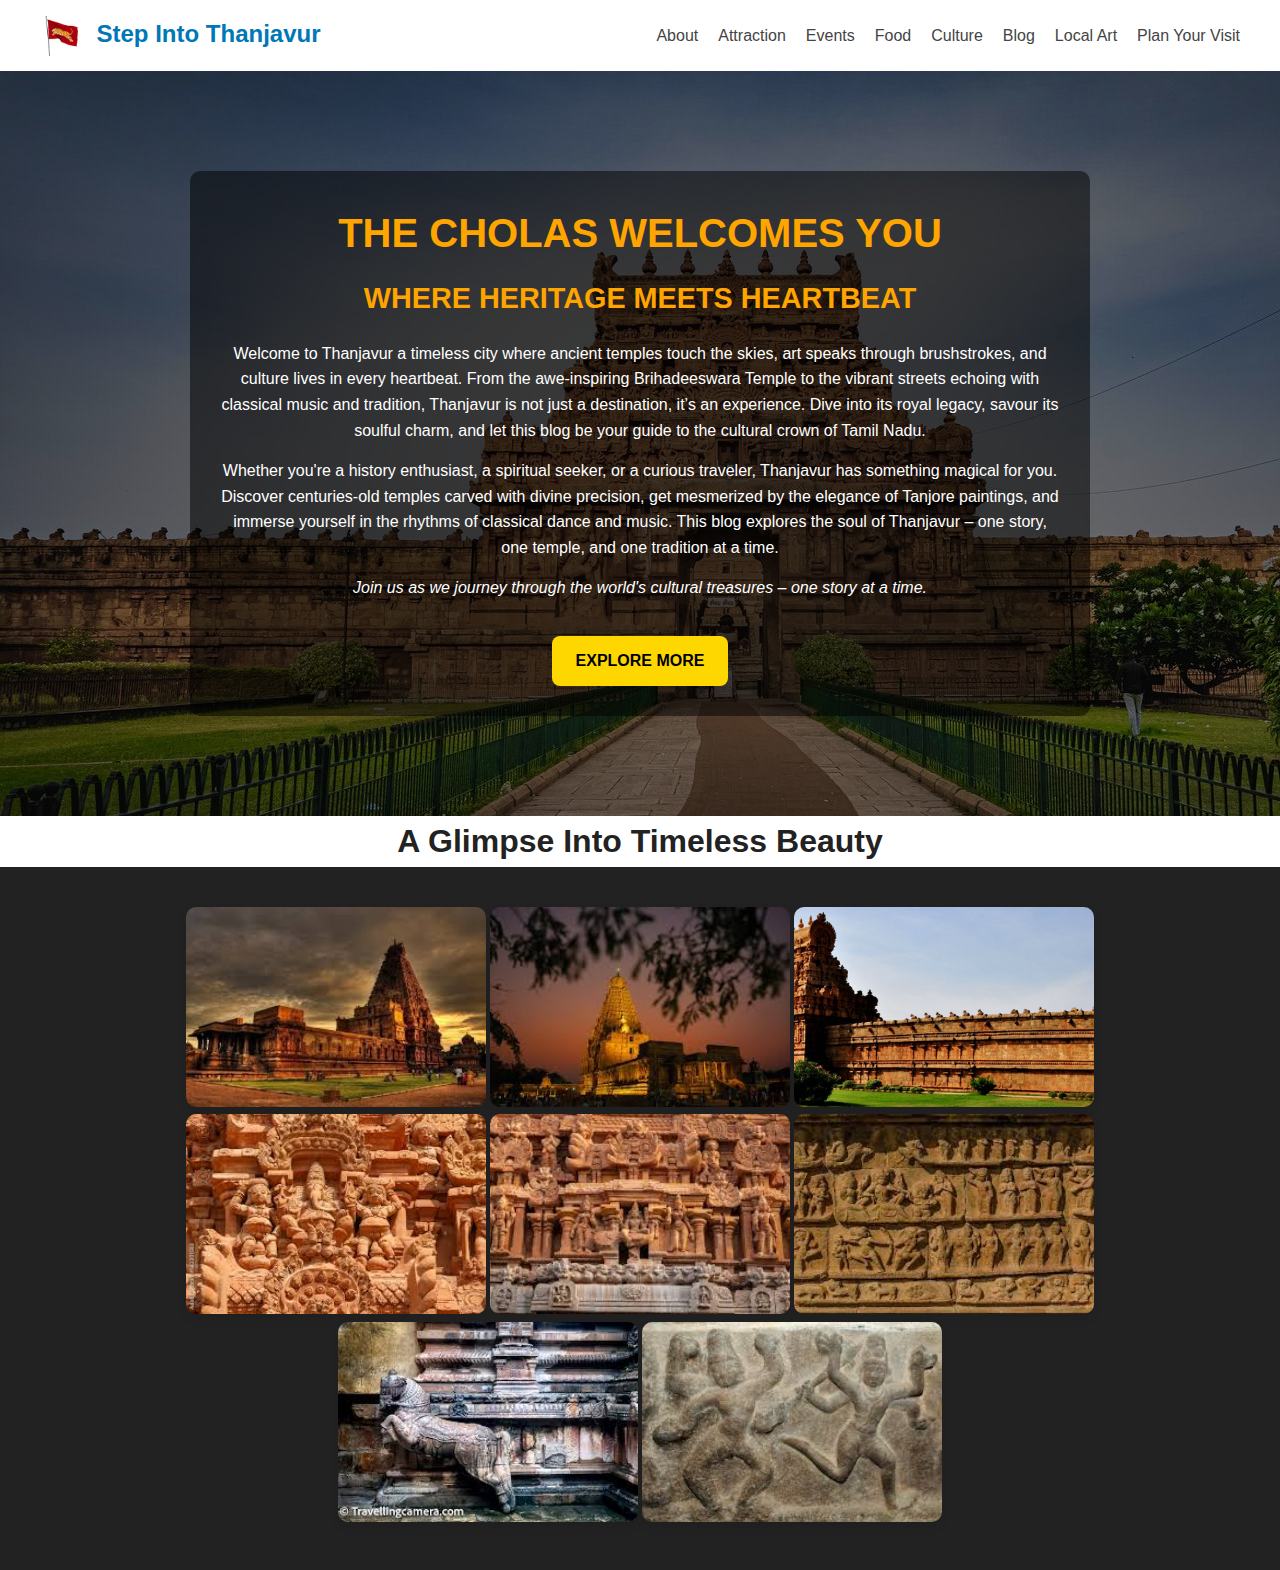
<file: index.html>
<!DOCTYPE html>
<html lang="en">
<head>
  <meta charset="UTF-8" />
  <meta name="viewport" content="width=device-width, initial-scale=1.0"/>
  <title>STEP INTO THANJAVUR</title>
  <link rel="stylesheet" href="p1.css" />
</head>
<body>

  <header class="navbar">
    <div class="logo">
  <img src="./flag.jpg" alt="Logo" style="height: 40px; vertical-align: middle;">
  <span style="margin-left: 10px;">Step Into <strong>Thanjavur</strong></span>
</div>

    <nav>
      <ul>
        <li><a href="#">About</a></li>
        <li><a href="#">Attraction</a></li>
        <li><a href="#">Events</a></li>
        <li><a href="#">Food</a></li>
        <li><a href="#">Culture</a></li>
        <li><a href="#">Blog</a></li>
        <li><a href="#">Local Art</a></li>
        <li><a href="#">Plan Your Visit</a></li>
      </ul>
    </nav>
  </header>

  <section class="hero">
    <div class="hero-content">
      <h1><span style="color:orange">THE CHOLAS WELCOMES YOU</span></h1>
      <h2><span style="color:orange">WHERE HERITAGE MEETS HEARTBEAT</span></h2>
      <p>
  Welcome to Thanjavur a timeless city where ancient temples touch the skies, art speaks through brushstrokes, and culture lives in every heartbeat. From the awe-inspiring Brihadeeswara Temple to the vibrant streets echoing with classical music and tradition, Thanjavur is not just a destination, it’s an experience. Dive into its royal legacy, savour its soulful charm, and let this blog be your guide to the cultural crown of Tamil Nadu.
</p>

    
     <p>
  Whether you're a history enthusiast, a spiritual seeker, or a curious traveler, Thanjavur has something magical for you. Discover centuries-old temples carved with divine precision, get mesmerized by the elegance of Tanjore paintings, and immerse yourself in the rhythms of classical dance and music. This blog explores the soul of Thanjavur – one story, one temple, and one tradition at a time.
</p>
      <p><em>Join us as we journey through the world's cultural treasures – one story at a time.</em></p>
      <a href="index2.html" class="explore-button">EXPLORE MORE</a>
    </div>
  </section>
  <center>
<h1 class="gallary-heading">A Glimpse Into Timeless Beauty</h1>

  <section class="gallery">
    <div class="image-border">
    <img src="./temple 2.jpg" alt="Folklore Image 1">
    <img src="./temple 3.jpg" alt="Folklore Image 2">
    <img src="./temple 4.jpeg" alt="Folklore Image 3">
    <img src="./temple6.jpg" alt="Folklore Image 4">
    <img src="./temple 7.jpg" alt="Folklore Image 5">
    <img src="./temple 8.jpg" alt="Folklore Image 6">
    <img src="./temple 9.jpg" alt="Folklore Image 7">
    <img src="./temple 10.jpg" alt="Folklore Image 8">

</center>

  </section>
  </div>
</body>
</html>
</file>
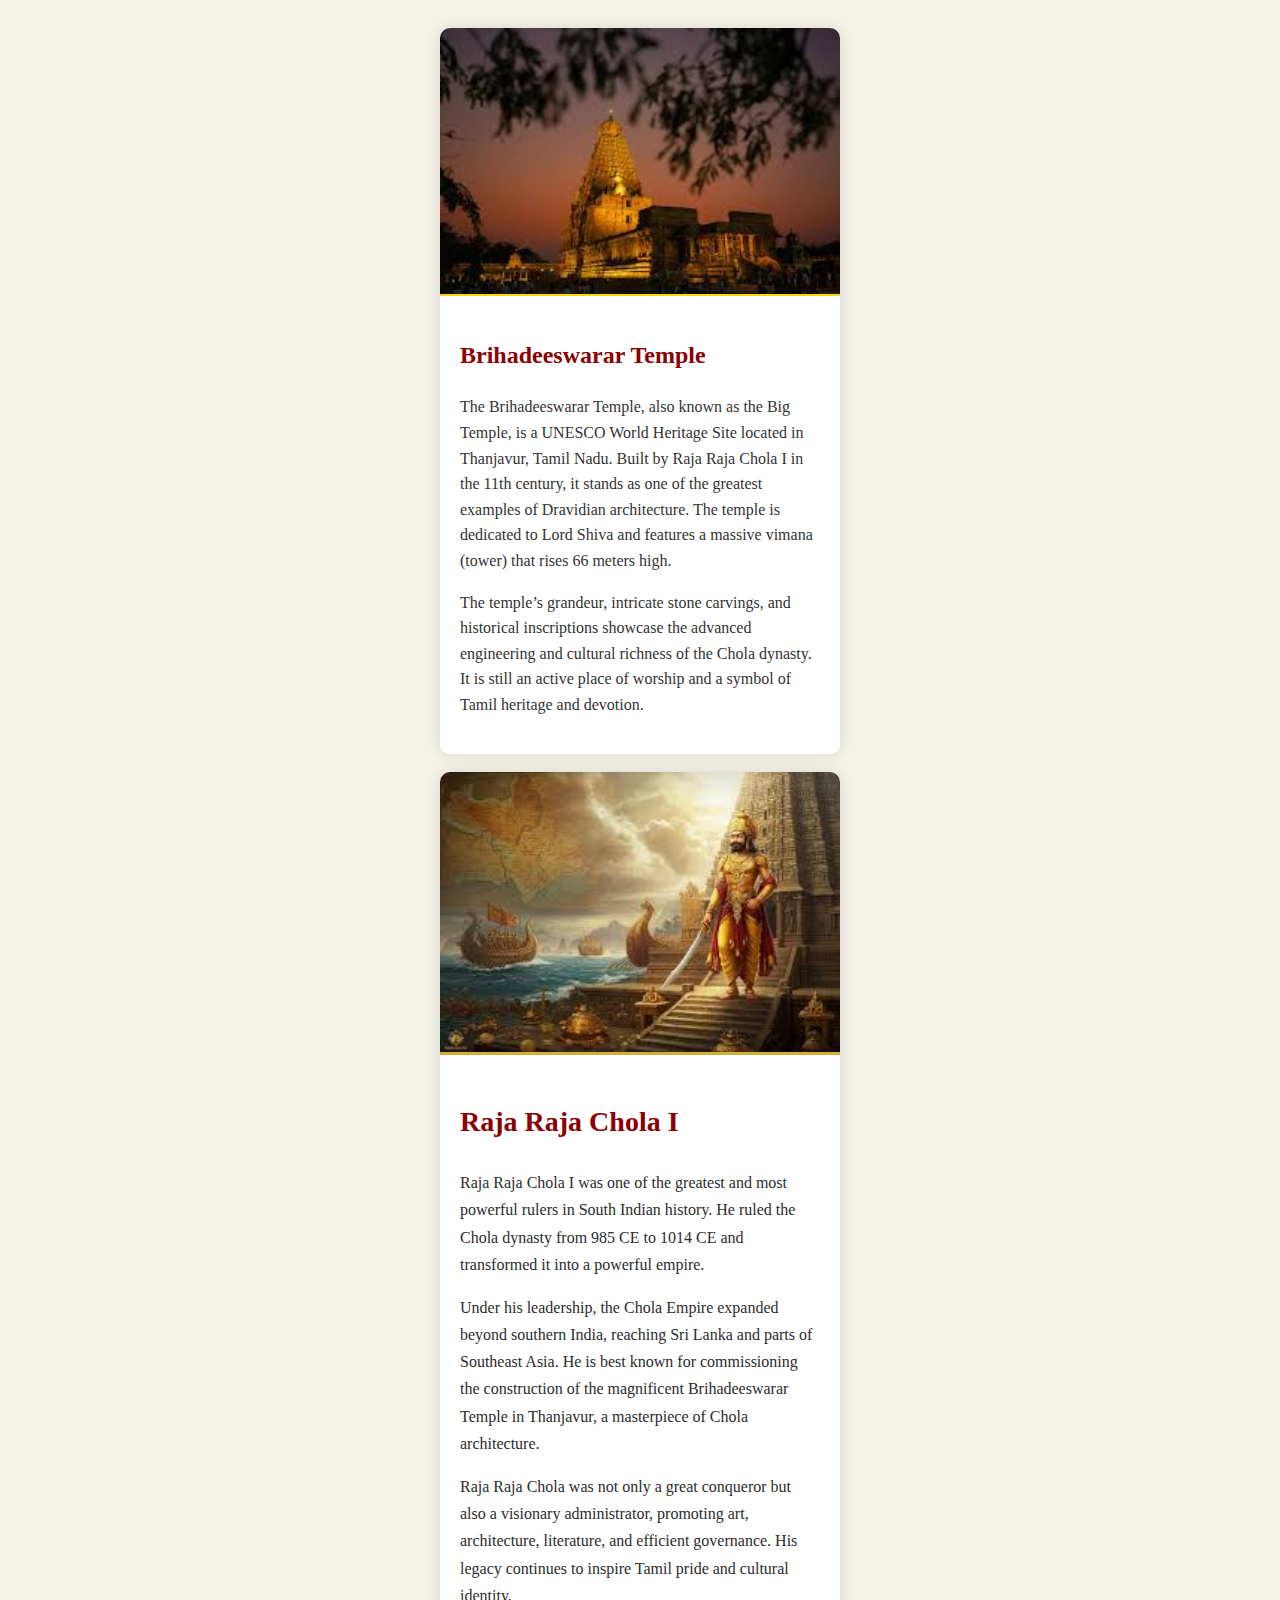
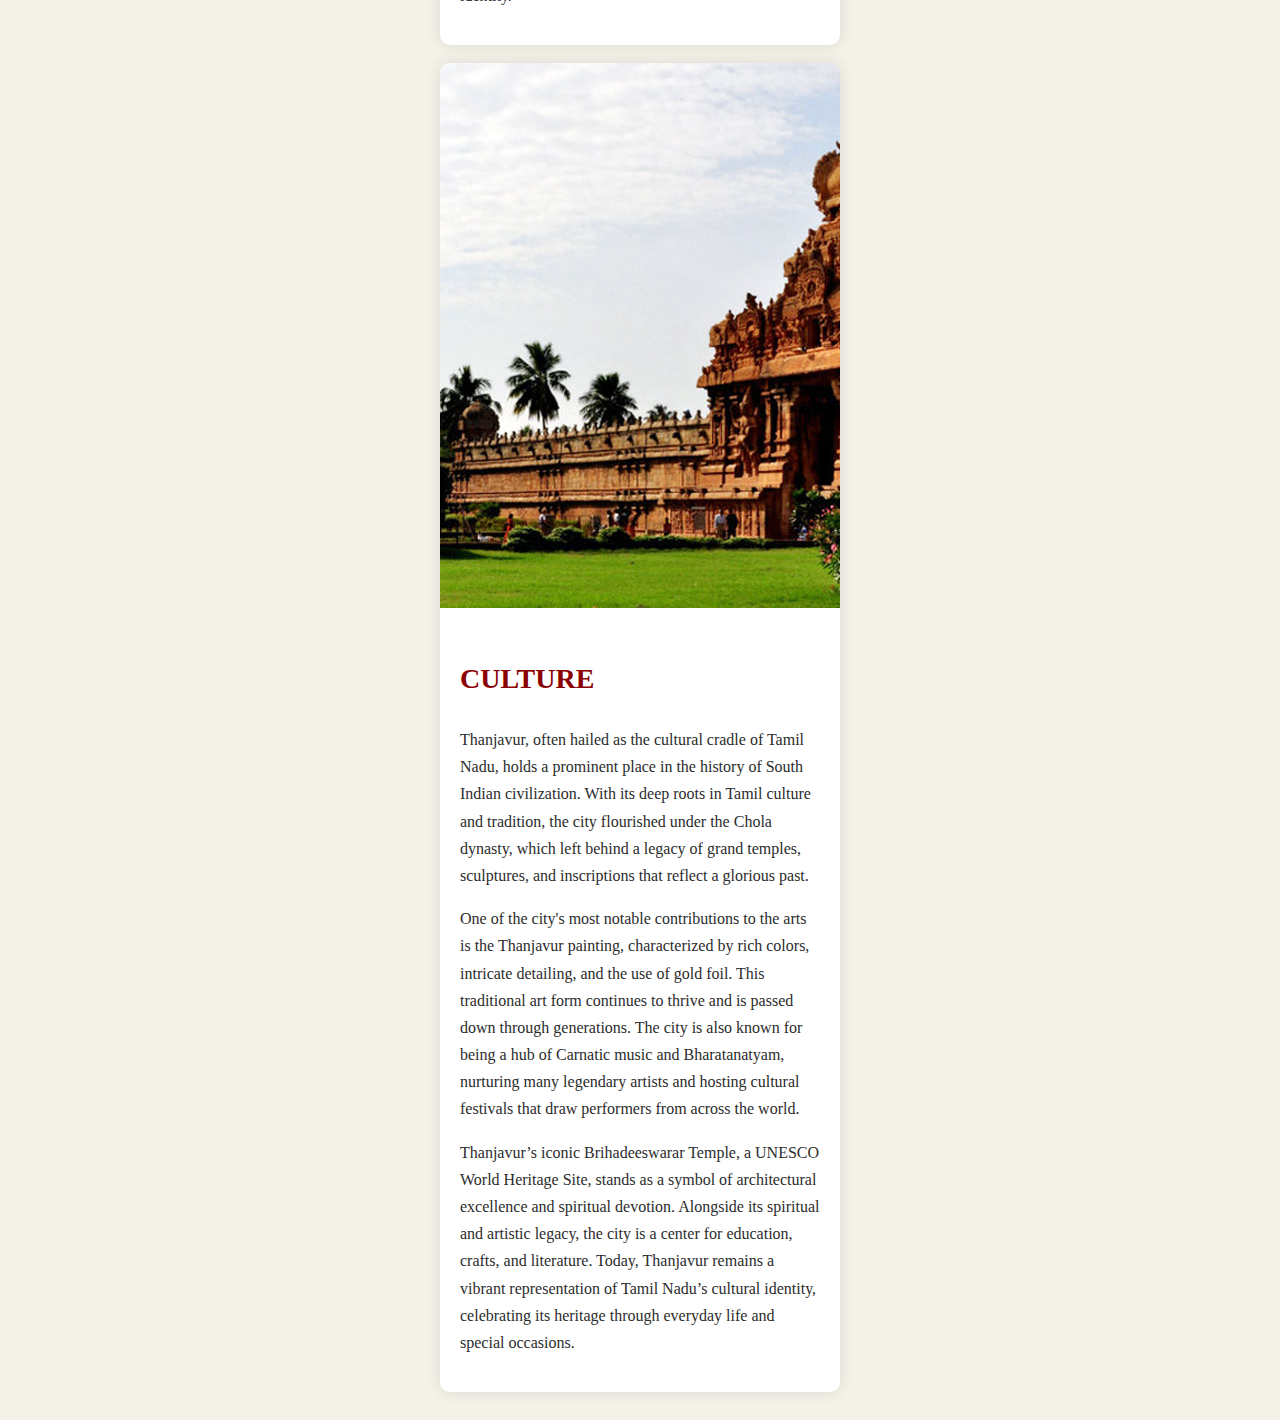
<file: index2.html>
<!DOCTYPE html>
<html lang="en">
<head>
  <meta charset="UTF-8">
  <title>Brihadeeswarar Temple</title>
  <link rel="stylesheet" href="p2.css"> <!-- Linking to the external CSS file -->
</head>
<body>
   

  <div class="temple-container">
    <img src="./temple 3.jpg" alt="Brihadeeswarar Temple" class="temple-image">

    <div class="temple-description">
      <h2>Brihadeeswarar Temple</h2>
      <p>
        The Brihadeeswarar Temple, also known as the Big Temple, is a UNESCO World Heritage Site located in Thanjavur, Tamil Nadu.
        Built by Raja Raja Chola I in the 11th century, it stands as one of the greatest examples of Dravidian architecture.
        The temple is dedicated to Lord Shiva and features a massive vimana (tower) that rises 66 meters high.
      </p>
      <p>
        The temple’s grandeur, intricate stone carvings, and historical inscriptions showcase the advanced engineering and cultural richness of the Chola dynasty.
        It is still an active place of worship and a symbol of Tamil heritage and devotion.
      </p>
    </div>
  </div><br>
 <div class="king-container">
    <img src="./cholan.jpg" alt="Raja Raja Chola I" class="king-image">

    <div class="king-description">
      <h2>Raja Raja Chola I</h2>
      <p>
        Raja Raja Chola I was one of the greatest and most powerful rulers in South Indian history. He ruled the Chola dynasty from 985 CE to 1014 CE and transformed it into a powerful empire.
      </p>
      <p>
        Under his leadership, the Chola Empire expanded beyond southern India, reaching Sri Lanka and parts of Southeast Asia. He is best known for commissioning the construction of the magnificent Brihadeeswarar Temple in Thanjavur, a masterpiece of Chola architecture.
      </p>
      <p>
        Raja Raja Chola was not only a great conqueror but also a visionary administrator, promoting art, architecture, literature, and efficient governance. His legacy continues to inspire Tamil pride and cultural identity.
      </p>
    </div>
  </div><br>
  <div class="culture-container">
    <img src="./temple 4.jpeg" alt="CULTURE" class="CULTURE">

    <div class="culture-description">
      <h2>CULTURE</h2>
      <p>
      Thanjavur, often hailed as the cultural cradle of Tamil Nadu, holds a prominent place in the history of South Indian civilization. With its deep roots in Tamil culture and tradition, the city flourished under the Chola dynasty, which left behind a legacy of grand temples, sculptures, and inscriptions that reflect a glorious past.
    </p>
    <p>
      One of the city's most notable contributions to the arts is the Thanjavur painting, characterized by rich colors, intricate detailing, and the use of gold foil. This traditional art form continues to thrive and is passed down through generations. The city is also known for being a hub of Carnatic music and Bharatanatyam, nurturing many legendary artists and hosting cultural festivals that draw performers from across the world.
    </p>
    <p>
      Thanjavur’s iconic Brihadeeswarar Temple, a UNESCO World Heritage Site, stands as a symbol of architectural excellence and spiritual devotion. Alongside its spiritual and artistic legacy, the city is a center for education, crafts, and literature. Today, Thanjavur remains a vibrant representation of Tamil Nadu’s cultural identity, celebrating its heritage through everyday life and special occasions.
    </p>
    </div>
  </div>



</body>
</html>
</file>
<file: p2.css>
body {
  font-family: Arial, sans-serif;
  padding: 20px;
  background-color: #f8f8f8;
}

.temple-container {
  max-width: 400px;
  margin: auto;
  background-color: white;
  border-radius: 10px;
  box-shadow: 0 0 15px rgba(0,0,0,0.1);
  overflow: hidden;
}

.temple-image {
  width: 100%;
  height: auto;
  display: block;
  border-bottom: 2px solid #FFD700;
}

.temple-description {
  padding: 20px;
  line-height: 1.6;
  color: #333;
}

.temple-description h2 {
  color: darkred;
  margin-top: 0;
}
body {
  font-family: Georgia, serif;
  padding: 20px;
  background-color: #f4f1e9;
}

.king-container {
  max-width: 400px;
  margin: auto;
  background-color: #ffffff;
  border-radius: 10px;
  box-shadow: 0 0 15px rgba(0,0,0,0.1);
  overflow: hidden;
}

.king-image {
  width: 100%;
  height: auto;
  display: block;
  border-bottom: 3px solid #d4af37; /* gold-like border */
}

.king-description {
  padding: 20px;
  line-height: 1.7;
  color: #2c2c2c;
}

.king-description h2 {
  color: #8b0000;
  font-size: 28px;
  margin-top: 0;
}
 .culture-container{
  max-width: 400px;
  margin: auto;
  background-color: #ffffff;
  border-radius: 10px;
  box-shadow: 0 0 15px rgba(0,0,0,0.1);
  overflow: hidden;
}

.culture-image{
  width: 100%;
  height: 100%;
  display: block;
  border-bottom: 3px solid #d4af37; /* gold-like border */
}

.culture-description{
  padding: 20px;
  line-height: 1.7;
  color: #2c2c2c;
}

.culture-description h2 {
  color:#8b0000;
  font-size: 28px;
  margin-top: 0;
}
</file>
<file: p1.css>
/* Reset */
* {
  margin: 0;
  padding: 0;
  box-sizing: border-box;
}

body {
  font-family: 'Segoe UI', sans-serif;
  line-height: 1.6;
  background: #fff;
  color: #222;
}

/* Navbar */
.navbar {
  display: flex;
  justify-content: space-between;
  align-items: center;
  background: #fff;
  padding: 15px 40px;
  box-shadow: 0 2px 4px rgba(0,0,0,0.1);
}

.logo {
  font-weight: bold;
  font-size: 1.5rem;
  color: #444;
}
.logo span {
  color: #0077b6;
}

nav ul {
  display: flex;
  gap: 20px;
  list-style: none;
}

nav ul li a {
  text-decoration: none;
  color: #444;
  font-weight: 500;
}

nav ul li a:hover {
  color: #0077b6;
}

/* Hero Section */
.hero {
  background: url(./temple\ 5.jpg);
  color:white;
  padding: 100px 50px;
  text-align: center;
  position: relative;
}

.hero::before {
  content: "";
  position: absolute;
  inset: 0;
  background-color: rgba(0, 0, 0, 0.5);
}

.hero-content {
  position: relative;
  max-width: 900px;
  margin: auto;
  z-index: 1;
  background-color: rgba(0,0,0,0.5);
  padding: 30px;
  border-radius: 10px;
}

.hero h1 {
  font-size: 2.5rem;
  margin-bottom: 10px;
}

.hero h2 {
  font-size: 1.8rem;
  margin-bottom: 20px;
}

.hero p {
  font-size: 1rem;
  margin-bottom: 15px;
}

/* Gallery */
.gallery {
  display: flex;
  justify-content: center;
  gap: 20px;
  padding: 40px;
  flex-wrap: wrap;
  background:#222;
}

.gallery img {
  width: 300px;
  height: 200px;
  object-fit: cover;
  border-radius: 10px;
  box-shadow: 0 4px 10px rgba(0,0,0,0.1);
}
.explore-button {
  display: inline-block;
  padding: 12px 24px;
  background-color: #FFD700; /* Yellow */
  color: black; /* Good contrast */
  text-decoration: none;
  font-size: 16px;
  border: none;
  border-radius: 8px;
  cursor: pointer;
  transition: background-color 0.3s ease;
  font-weight: bold;
  margin-top: 20px;
}

.explore-button:hover {
  background-color: #FFC300; /* Slightly darker yellow on hover */
}
.gallery-heading {
  text-align: center;
  font-size: 28px;
  color:#FFC300;
  margin-bottom: 20px;
  font-weight: bold;
  text-transform: uppercase;
  letter-spacing: 1px;
}
.image-border-box {
  border: 4px solid #FFD700; /* Yellow border */
  padding: 20px;
  margin: 30px auto;
  max-width: 1000px;
  background-color: #fffef0;
  border-radius: 12px;
  display: flex;
  flex-wrap: wrap;
  gap: 15px;
  justify-content: center;
  box-shadow: 0 4px 10px rgba(0, 0, 0, 0.1);
}

.image-border-box img {
  width: 200px;
  height: auto;
  border-radius: 8px;
  object-fit: cover;
}
</file>
